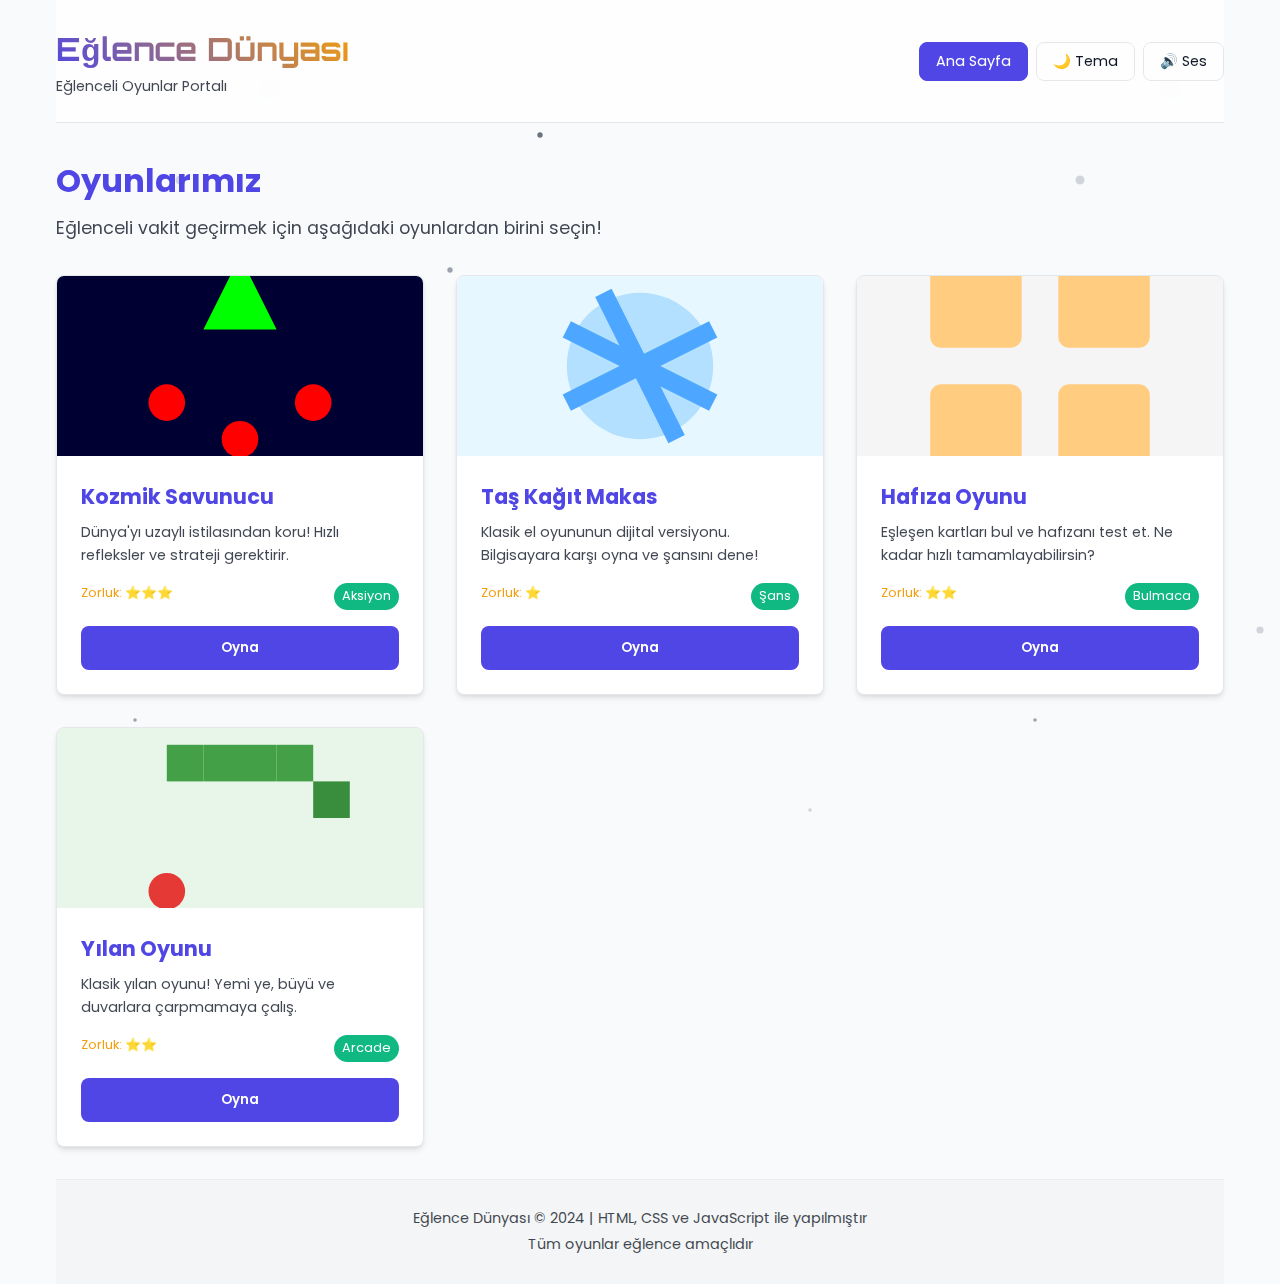
<file: index.html>
<!DOCTYPE html>
<html lang="tr">
<head>
    <meta charset="UTF-8">
    <meta name="viewport" content="width=device-width, initial-scale=1.0">
    <title>Eğlence Dünyası - Oyun Portalı</title>
    <link rel="stylesheet" href="styles.css">
    <link href="https://fonts.googleapis.com/css2?family=Poppins:wght@400;500;600;700&family=Orbitron:wght@400;700;900&display=swap" rel="stylesheet">
</head>
<body>
    <!-- Arka Plan Animasyonu -->
    <div class="background-animation">
        <div class="stars"></div>
        <div class="stars2"></div>
        <div class="stars3"></div>
    </div>

    <!-- Ana Konteyner -->
    <div class="container">
        <!-- Üst Menü -->
        <header class="main-header">
            <div class="logo">
                <h1>Eğlence Dünyası</h1>
                <p>Eğlenceli Oyunlar Portalı</p>
            </div>
            <nav class="main-nav">
                <button id="homeBtn" class="nav-btn active">Ana Sayfa</button>
                <button id="themeToggle" class="nav-btn">🌙 Tema</button>
                <button id="soundToggle" class="nav-btn">🔊 Ses</button>
            </nav>
        </header>

        <!-- Ana İçerik Alanı -->
        <main class="main-content">
            <!-- Ana Sayfa -->
            <section id="homePage" class="page active">
                <h2 class="section-title">Oyunlarımız</h2>
                <p class="section-desc">Eğlenceli vakit geçirmek için aşağıdaki oyunlardan birini seçin!</p>
                
                <div class="games-grid">
                    <!-- Kozmik Savunucu -->
                    <div class="game-card" data-game="cosmicDefender">
                        <div class="game-image">
                            <img src="data:image/svg+xml,%3Csvg xmlns='http://www.w3.org/2000/svg' viewBox='0 0 100 100'%3E%3Crect width='100' height='100' fill='%23000033'/%3E%3Cpolygon points='50,20 60,40 40,40' fill='%2300ff00'/%3E%3Ccircle cx='30' cy='60' r='5' fill='%23ff0000'/%3E%3Ccircle cx='50' cy='70' r='5' fill='%23ff0000'/%3E%3Ccircle cx='70' cy='60' r='5' fill='%23ff0000'/%3E%3C/svg%3E" alt="Kozmik Savunucu">
                        </div>
                        <div class="game-info">
                            <h3>Kozmik Savunucu</h3>
                            <p>Dünya'yı uzaylı istilasından koru! Hızlı refleksler ve strateji gerektirir.</p>
                            <div class="game-meta">
                                <span class="difficulty">Zorluk: ⭐⭐⭐</span>
                                <span class="category">Aksiyon</span>
                            </div>
                            <button class="play-btn">Oyna</button>
                        </div>
                    </div>

                    <!-- Taş Kağıt Makas -->
                    <div class="game-card" data-game="rockPaperScissors">
                        <div class="game-image">
                            <img src="data:image/svg+xml,%3Csvg xmlns='http://www.w3.org/2000/svg' viewBox='0 0 100 100'%3E%3Crect width='100' height='100' fill='%23e6f7ff'/%3E%3Ccircle cx='50' cy='50' r='20' fill='%23b3e0ff'/%3E%3Cpath d='M30,40 L70,60 M30,60 L70,40 M40,30 L60,70' stroke='%234da6ff' stroke-width='5'/%3E%3C/svg%3E" alt="Taş Kağıt Makas">
                        </div>
                        <div class="game-info">
                            <h3>Taş Kağıt Makas</h3>
                            <p>Klasik el oyununun dijital versiyonu. Bilgisayara karşı oyna ve şansını dene!</p>
                            <div class="game-meta">
                                <span class="difficulty">Zorluk: ⭐</span>
                                <span class="category">Şans</span>
                            </div>
                            <button class="play-btn">Oyna</button>
                        </div>
                    </div>

                    <!-- Hafıza Oyunu -->
                    <div class="game-card" data-game="memoryGame">
                        <div class="game-image">
                            <img src="data:image/svg+xml,%3Csvg xmlns='http://www.w3.org/2000/svg' viewBox='0 0 100 100'%3E%3Crect width='100' height='100' fill='%23f5f5f5'/%3E%3Crect x='20' y='20' width='25' height='25' rx='3' fill='%23ffcc80'/%3E%3Crect x='55' y='20' width='25' height='25' rx='3' fill='%23ffcc80'/%3E%3Crect x='20' y='55' width='25' height='25' rx='3' fill='%23ffcc80'/%3E%3Crect x='55' y='55' width='25' height='25' rx='3' fill='%23ffcc80'/%3E%3C/svg%3E" alt="Hafıza Oyunu">
                        </div>
                        <div class="game-info">
                            <h3>Hafıza Oyunu</h3>
                            <p>Eşleşen kartları bul ve hafızanı test et. Ne kadar hızlı tamamlayabilirsin?</p>
                            <div class="game-meta">
                                <span class="difficulty">Zorluk: ⭐⭐</span>
                                <span class="category">Bulmaca</span>
                            </div>
                            <button class="play-btn">Oyna</button>
                        </div>
                    </div>

                    <!-- Yılan Oyunu -->
                    <div class="game-card" data-game="snakeGame">
                        <div class="game-image">
                            <img src="data:image/svg+xml,%3Csvg xmlns='http://www.w3.org/2000/svg' viewBox='0 0 100 100'%3E%3Crect width='100' height='100' fill='%23e8f5e9'/%3E%3Crect x='30' y='30' width='10' height='10' fill='%2343a047'/%3E%3Crect x='40' y='30' width='10' height='10' fill='%2343a047'/%3E%3Crect x='50' y='30' width='10' height='10' fill='%2343a047'/%3E%3Crect x='60' y='30' width='10' height='10' fill='%2343a047'/%3E%3Crect x='70' y='40' width='10' height='10' fill='%23388e3c'/%3E%3Ccircle cx='30' cy='70' r='5' fill='%23e53935'/%3E%3C/svg%3E" alt="Yılan Oyunu">
                        </div>
                        <div class="game-info">
                            <h3>Yılan Oyunu</h3>
                            <p>Klasik yılan oyunu! Yemi ye, büyü ve duvarlara çarpmamaya çalış.</p>
                            <div class="game-meta">
                                <span class="difficulty">Zorluk: ⭐⭐</span>
                                <span class="category">Arcade</span>
                            </div>
                            <button class="play-btn">Oyna</button>
                        </div>
                    </div>
                </div>
            </section>

            <!-- Kozmik Savunucu Oyunu -->
            <section id="cosmicDefenderPage" class="page game-page">
                <div class="game-header">
                    <h2>Kozmik Savunucu</h2>
                    <button class="back-btn">← Geri Dön</button>
                </div>
                <div id="cosmicDefenderGame" class="game-container">
                    <iframe id="cosmicDefenderFrame" src="cosmic-defender.html" frameborder="0"></iframe>
                </div>
            </section>

            <!-- Taş Kağıt Makas Oyunu -->
            <section id="rockPaperScissorsPage" class="page game-page">
                <div class="game-header">
                    <h2>Taş Kağıt Makas</h2>
                    <button class="back-btn">← Geri Dön</button>
                </div>
                <div id="rockPaperScissorsGame" class="game-container">
                    <div class="rps-game">
                        <div class="score-board">
                            <div class="score">
                                <p>Sen</p>
                                <h2 id="userScore">0</h2>
                            </div>
                            <div class="score">
                                <p>Bilgisayar</p>
                                <h2 id="computerScore">0</h2>
                            </div>
                        </div>

                        <div class="result">
                            <p id="resultText">Seçimini yap!</p>
                        </div>

                        <div class="choices">
                            <div class="choice" id="rock">
                                <img src="data:image/svg+xml,%3Csvg xmlns='http://www.w3.org/2000/svg' viewBox='0 0 100 100'%3E%3Ccircle cx='50' cy='50' r='40' fill='%23a0a0a0'/%3E%3Cpath d='M30,40 Q50,20 70,40 Q80,60 50,70 Q20,60 30,40' fill='%23808080'/%3E%3C/svg%3E" alt="Taş">
                                <p>Taş</p>
                            </div>
                            <div class="choice" id="paper">
                                <img src="data:image/svg+xml,%3Csvg xmlns='http://www.w3.org/2000/svg' viewBox='0 0 100 100'%3E%3Crect x='20' y='20' width='60' height='60' fill='%23f5f5f5'/%3E%3Cpath d='M20,20 L80,20 L80,80 L20,80 Z' stroke='%23e0e0e0' stroke-width='2'/%3E%3Cpath d='M30,30 L70,30 M30,40 L70,40 M30,50 L70,50 M30,60 L70,60 M30,70 L70,70' stroke='%23bdbdbd' stroke-width='1'/%3E%3C/svg%3E" alt="Kağıt">
                                <p>Kağıt</p>
                            </div>
                            <div class="choice" id="scissors">
                                <img src="data:image/svg+xml,%3Csvg xmlns='http://www.w3.org/2000/svg' viewBox='0 0 100 100'%3E%3Ccircle cx='35' cy='35' r='15' fill='%23f5f5f5'/%3E%3Ccircle cx='65' cy='35' r='15' fill='%23f5f5f5'/%3E%3Cpath d='M35,35 L65,35 L50,70 Z' fill='%23e0e0e0'/%3E%3C/svg%3E" alt="Makas">
                                <p>Makas</p>
                            </div>
                        </div>

                        <p class="action-message">Seçimini yap!</p>
                    </div>
                </div>
            </section>

            <!-- Hafıza Oyunu -->
            <section id="memoryGamePage" class="page game-page">
                <div class="game-header">
                    <h2>Hafıza Oyunu</h2>
                    <button class="back-btn">← Geri Dön</button>
                </div>
                <div id="memoryGameContainer" class="game-container">
                    <div class="memory-game-controls">
                        <div class="memory-stats">
                            <div class="memory-stat">
                                <span>Hamleler:</span>
                                <span id="moveCount">0</span>
                            </div>
                            <div class="memory-stat">
                                <span>Eşleşmeler:</span>
                                <span id="pairCount">0/8</span>
                            </div>
                            <div class="memory-stat">
                                <span>Süre:</span>
                                <span id="timeElapsed">00:00</span>
                            </div>
                        </div>
                        <button id="restartMemoryGame" class="restart-btn">Yeniden Başlat</button>
                    </div>
                    <div class="memory-game-board">
                        <!-- Kartlar JavaScript ile eklenecek -->
                    </div>
                </div>
            </section>

            <!-- Yılan Oyunu -->
            <section id="snakeGamePage" class="page game-page">
                <div class="game-header">
                    <h2>Yılan Oyunu</h2>
                    <button class="back-btn">← Geri Dön</button>
                </div>
                <div id="snakeGameContainer" class="game-container">
                    <div class="snake-game-controls">
                        <div class="snake-stats">
                            <div class="snake-stat">
                                <span>Puan:</span>
                                <span id="snakeScore">0</span>
                            </div>
                            <div class="snake-stat">
                                <span>En Yüksek Puan:</span>
                                <span id="snakeHighScore">0</span>
                            </div>
                        </div>
                        <button id="startSnakeGame" class="start-btn">Başlat</button>
                    </div>
                    <canvas id="snakeCanvas" width="400" height="400"></canvas>
                    <div class="snake-instructions">
                        <p>Yılanı kontrol etmek için ok tuşlarını kullanın.</p>
                        <p>Mobil cihazlarda ekrana dokunarak yön değiştirebilirsiniz.</p>
                    </div>
                </div>
            </section>
        </main>

        <!-- Alt Bilgi -->
        <footer class="main-footer">
            <p>Eğlence Dünyası © 2024 | HTML, CSS ve JavaScript ile yapılmıştır</p>
            <p>Tüm oyunlar eğlence amaçlıdır</p>
        </footer>
    </div>

    <!-- JavaScript -->
    <script src="main.js"></script>
    <script src="rock-paper-scissors.js"></script>
    <script src="memory-game.js"></script>
    <script src="snake-game.js"></script>
</body>
</html>
</file>
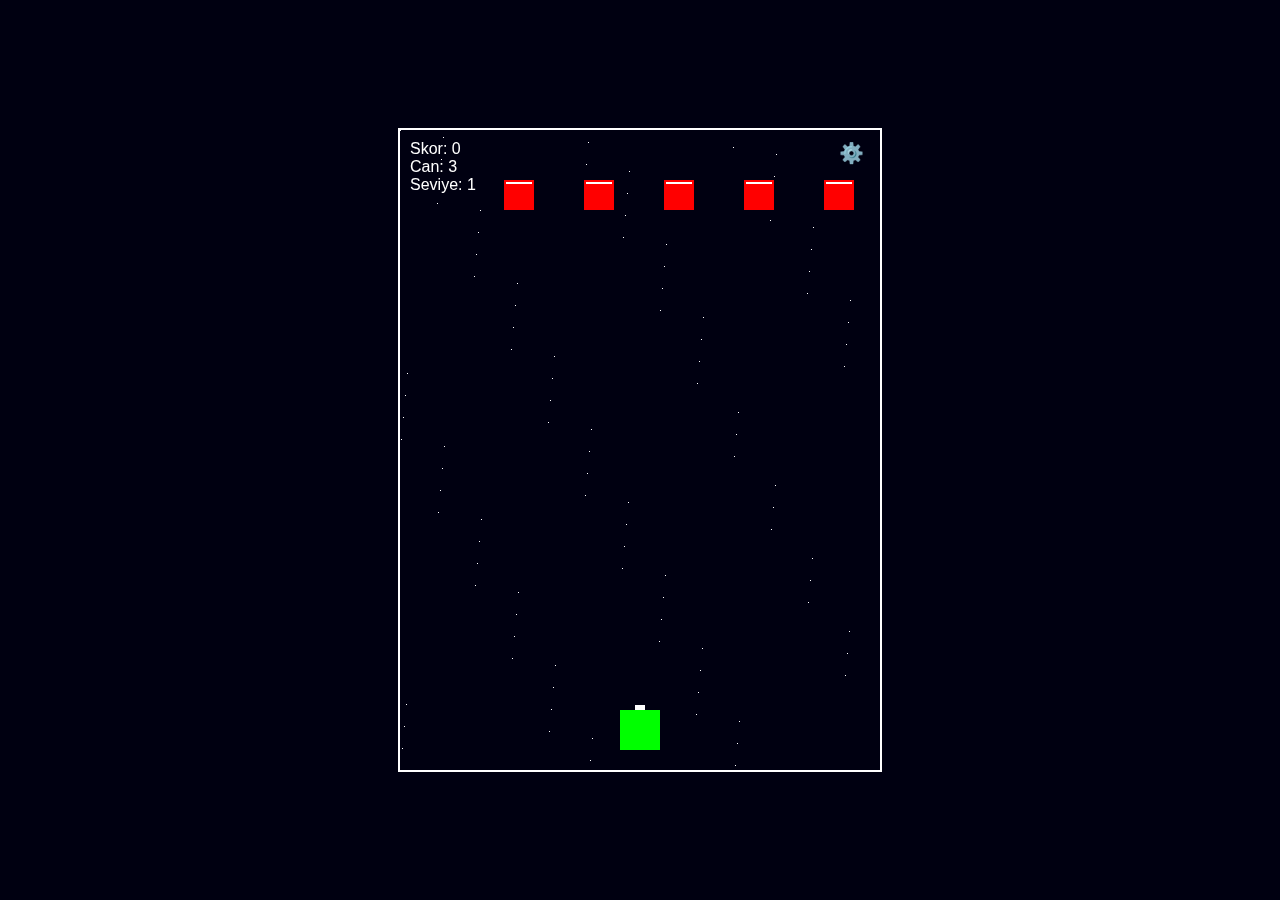
<file: cosmic-defender.html>
<!DOCTYPE html>
<html lang="tr">
<head>
    <meta charset="UTF-8">
    <meta name="viewport" content="width=device-width, initial-scale=1.0">
    <title>Kozmik Savunucu</title>
    <style>
        body {
            font-family: 'Arial', sans-serif;
            margin: 0;
            overflow: hidden;
            background-color: #000011;
            color: #ffffff;
            display: flex;
            justify-content: center;
            align-items: center;
            height: 100vh;
        }

        #gameContainer {
            position: relative;
            width: 480px;
            height: 640px;
            border: 2px solid #ffffff;
            overflow: hidden;
        }

        #gameCanvas {
            background-color: #000011;
            position: absolute;
            top: 0;
            left: 0;
            width: 100%;
            height: 100%;
        }

        #ui {
            position: absolute;
            top: 10px;
            left: 10px;
            font-size: 16px;
        }

        #pauseScreen {
            position: absolute;
            top: 0;
            left: 0;
            width: 100%;
            height: 100%;
            background-color: rgba(0, 0, 0, 0.5);
            display: none;
            justify-content: center;
            align-items: center;
            font-size: 24px;
            color: #ffffff;
            cursor: pointer;
        }

        #gameOverScreen {
            position: absolute;
            top: 0;
            left: 0;
            width: 100%;
            height: 100%;
            background-color: rgba(0, 0, 0, 0.8);
            display: none;
            flex-direction: column;
            justify-content: center;
            align-items: center;
            color: #ffffff;
            font-size: 24px;
        }

        #gameOverScreen button {
            margin-top: 20px;
            padding: 10px 20px;
            font-size: 18px;
            background-color: #4CAF50;
            color: white;
            border: none;
            cursor: pointer;
        }

        #settingsButton {
            position: absolute;
            top: 10px;
            right: 10px;
            background-color: transparent;
            color: #ffffff;
            border: none;
            font-size: 20px;
            cursor: pointer;
        }

        #settingsMenu {
            position: absolute;
            top: 0;
            left: 0;
            width: 100%;
            height: 100%;
            background-color: rgba(0, 0, 0, 0.8);
            display: none;
            flex-direction: column;
            justify-content: center;
            align-items: center;
            color: #ffffff;
            font-size: 20px;
        }

        #settingsMenu button {
            margin: 10px;
            padding: 10px 20px;
            font-size: 18px;
            background-color: #555;
            color: white;
            border: none;
            cursor: pointer;
        }

        #soundToggle {
            margin-top: 20px;
        }
    </style>
</head>
<body>
    <div id="gameContainer">
        <canvas id="gameCanvas"></canvas>
        <div id="ui">
            Skor: <span id="score">0</span><br>
            Can: <span id="lives">3</span><br>
            Seviye: <span id="level">1</span>
        </div>
        <div id="pauseScreen">
            Oyun Duraklatıldı - Devam Etmek İçin Tıkla
        </div>
        <div id="gameOverScreen">
            Oyun Bitti!<br>
            Skorunuz: <span id="finalScore">0</span><br>
            Yüksek Skor: <span id="highScoreDisplay">0</span>
            <button onclick="window.kozmikSavunucu.restartGame()">Yeniden Başlat</button>
        </div>
        <button id="settingsButton">⚙️</button>
        <div id="settingsMenu">
            <h2>Ayarlar</h2>
            <button id="themeToggle">Temayı Değiştir</button>
            <label id="soundToggle">
                Sesi Açık
                <input type="checkbox" id="soundEnabled">
            </label>
            <button id="closeSettings">Kapat</button>
        </div>
    </div>
<script>
    class KozmikSavunucu {
        constructor() {
            this.canvas = document.getElementById('gameCanvas');
            this.ctx = this.canvas.getContext('2d');
            this.canvas.width = 480;
            this.canvas.height = 640;

            this.score = 0;
            this.level = 1;
            this.lives = 3;
            this.highScore = this.loadHighScore();

            this.player = {
                x: this.canvas.width / 2 - 20,
                y: this.canvas.height - 60,
                width: 40,
                height: 40,
                speed: 5,
                color: '#00ff00'
            };

            this.bullets = [];
            this.enemies = [];
            this.particles = [];
            this.keys = {};
            this.lastShot = Date.now();
            this.animationId = null;
            this.gameState = 'playing'; // 'playing', 'paused', 'gameOver'

            // UI öğeleri
            this.scoreDisplay = document.getElementById('score');
            this.livesDisplay = document.getElementById('lives');
            this.levelDisplay = document.getElementById('level');
            this.pauseScreen = document.getElementById('pauseScreen');
            this.gameOverScreen = document.getElementById('gameOverScreen');
            this.finalScoreDisplay = document.getElementById('finalScore');
            this.highScoreDisplay = document.getElementById('highScoreDisplay');
	    this.settingsMenu = document.getElementById('settingsMenu');
            this.settingsButton = document.getElementById('settingsButton');
            this.themeToggle = document.getElementById('themeToggle');
            this.soundToggle = document.getElementById('soundToggle');
            this.soundEnabledCheckbox = document.getElementById('soundEnabled');
            this.closeSettingsButton = document.getElementById('closeSettings');

            // Tema ayarları
            this.theme = localStorage.getItem('kozmikSavuncuTema') || 'dark';
            this.setTheme(this.theme);

            // Ses ayarları
            this.soundEnabled = localStorage.getItem('kozmikSavuncuSes') === 'true' || false;
            this.soundEnabledCheckbox.checked = this.soundEnabled;

            // Olay dinleyicileri
            document.addEventListener('keydown', this.handleKeyDown.bind(this));
            document.addEventListener('keyup', this.handleKeyUp.bind(this));
            this.pauseScreen.addEventListener('click', this.togglePause.bind(this));
            this.settingsButton.addEventListener('click', this.openSettings.bind(this));
            this.themeToggle.addEventListener('click', this.toggleTheme.bind(this));
            this.soundEnabledCheckbox.addEventListener('change', this.toggleSound.bind(this));
            this.closeSettingsButton.addEventListener('click', this.closeSettings.bind(this));

            // Oyun döngüsünü başlat
            this.spawnEnemyWave();
            this.gameLoop();
            this.updateUI();
        }

        /**
         * Olay İşleyicileri
         */
        handleKeyDown(event) {
            this.keys[event.code] = true;
        }

        handleKeyUp(event) {
            this.keys[event.code] = false;
        }

        /**
         * Oyun Duraklatma ve Devam Ettirme
         */
        togglePause() {
            if (this.gameState === 'playing') {
                this.gameState = 'paused';
                this.pauseScreen.style.display = 'flex';
                cancelAnimationFrame(this.animationId);
                this.animationId = null;
            } else if (this.gameState === 'paused') {
                this.gameState = 'playing';
                this.pauseScreen.style.display = 'none';
                this.gameLoop();
            }
        }

	/**
         * Ayarlar Menüsü
         */
        openSettings() {
            this.cancelAnimationFrame();
            this.gameState = 'paused';
            this.settingsMenu.style.display = 'flex';
        }

        closeSettings() {
            this.settingsMenu.style.display = 'none';
            if (this.gameState === 'paused') {
                this.gameState = 'playing';
                this.gameLoop();
            }
        }

        toggleTheme() {
            this.theme = this.theme === 'dark' ? 'light' : 'dark';
            this.setTheme(this.theme);
            localStorage.setItem('kozmikSavuncuTema', this.theme);
        }

        setTheme(theme) {
            document.body.style.backgroundColor = theme === 'dark' ? '#000011' : '#f0f8ff';
            document.body.style.color = theme === 'dark' ? '#ffffff' : '#000000';
            this.player.color = theme === 'dark' ? '#00ff00' : '#006400';
        }

        toggleSound() {
            this.soundEnabled = this.soundEnabledCheckbox.checked;
            localStorage.setItem('kozmikSavuncuSes', this.soundEnabled);
        }

        /**
         * Oyun Bitti
         */
        endGame() {
            this.gameState = 'gameOver';
            this.finalScoreDisplay.innerText = this.score;
            this.highScoreDisplay.innerText = this.highScore;
            this.gameOverScreen.style.display = 'flex';
            this.cancelAnimationFrame();
            this.animationId = null;
        }

        /**
         * Oyunu Yeniden Başlat
         */
        restartGame() {
            this.gameOverScreen.style.display = 'none';
            this.score = 0;
            this.level = 1;
            this.lives = 3;
            this.player.x = this.canvas.width / 2 - 20;
            this.bullets = [];
            this.enemies = [];
            this.particles = [];
            this.gameState = 'playing';
            this.spawnEnemyWave();
            this.updateUI();
            this.gameLoop();
        }

        /**
         * UI Güncelleme
         */
        updateUI() {
            this.scoreDisplay.innerText = this.score;
            this.livesDisplay.innerText = this.lives;
            this.levelDisplay.innerText = this.level;
        }

        /**
         * Düşman Oluşturma
         */
        spawnEnemyWave() {
            this.enemies = [];
            const enemyCount = 5 * this.level;
            for (let i = 0; i < enemyCount; i++) {
                const x = (i % 5) * 80 + 20;
                const y = Math.floor(i / 5) * 50 + 50;
                this.enemies.push({
                    x: x,
                    y: y,
                    width: 30,
                    height: 30,
                    speed: 2,
                    color: '#ff0000',
                    points: 100,
                    active: true
                });
            }
        }

        /**
         * Patlama Efekti
         * @param {number} x
         * @param {number} y
         * @param {string} color
         */
        createExplosion(x, y, color) {
            for (let i = 0; i < 8; i++) {
                this.particles.push({
                    x: x,
                    y: y,
                    vx: (Math.random() - 0.5) * 10,
                    vy: (Math.random() - 0.5) * 10,
                    life: 30,
                    maxLife: 30,
                    color: color
                });
            }
        }

        checkCollision(obj1, obj2) {
            return obj1.x < obj2.x + obj2.width &&
                obj1.x + obj1.width > obj2.x &&
                obj1.y < obj2.y + obj2.height &&
                obj1.y + obj1.height > obj2.y;
        }

        /**
         * Oyun Döngüsü
         */
        gameLoop() {
            if (this.gameState !== 'playing') return;

            this.update();
            this.render();

            this.animationId = requestAnimationFrame(() => this.gameLoop());
        }

        update() {
            const currentTime = Date.now();

            // Oyuncu girişini işle
            if (this.keys['ArrowLeft'] && this.player.x > 0) {
                this.player.x -= this.player.speed;
            }
            if (this.keys['ArrowRight'] && this.player.x < this.canvas.width - this.player.width) {
                this.player.x += this.player.speed;
            }
            if (this.keys['Space'] && currentTime - this.lastShot > 200) {
                this.bullets.push({
                    x: this.player.x + this.player.width / 2 - 2,
                    y: this.player.y,
                    width: 4,
                    height: 10,
                    speed: 8,
                    color: this.theme === 'dark' ? '#00ffff' : '#0066cc',
                    active: true
                });
                this.lastShot = currentTime;
                this.playSound(800, 0.1, 'square');
            }

            // Mermileri güncelle
            this.bullets = this.bullets.filter(bullet => {
                bullet.y -= bullet.speed;
                return bullet.y > -bullet.height && bullet.active;
            });

            // Düşmanları güncelle
            this.updateEnemies();

            // Parçacıkları güncelle
            this.particles = this.particles.filter(particle => {
                particle.x += particle.vx;
                particle.y += particle.vy;
                particle.life--;
                return particle.life > 0;
            });

            // Çarpışmaları kontrol et
            this.checkCollisions();

            // Seviye tamamlanma kontrolü
            const activeEnemies = this.enemies.filter(enemy => enemy.active);
            if (activeEnemies.length === 0) {
                this.level++;
                const bonusPoints = this.level * 100;
                this.score += bonusPoints;
                this.playSound(1000, 0.5, 'sine');
                this.spawnEnemyWave();
                this.updateUI();
            }

            // Oyun bitti kontrolü
            if (this.lives <= 0) {
                this.endGame();
            }
        }

        updateEnemies() {
            let moveDown = false;
            const activeEnemies = this.enemies.filter(enemy => enemy.active);

            if (activeEnemies.length > 0) {
                const leftMost = Math.min(...activeEnemies.map(e => e.x));
                const rightMost = Math.max(...activeEnemies.map(e => e.x + e.width));

                if (leftMost <= 0 || rightMost >= this.canvas.width) {
                    moveDown = true;
                }
            }

            this.enemies.forEach(enemy => {
                if (!enemy.active) return;

                if (moveDown) {
                    enemy.y += 20;
                    enemy.speed *= -1;
                } else {
                    enemy.x += enemy.speed;
                }

                // Düşmanın alta ulaşıp ulaşmadığını kontrol et
                if (enemy.y + enemy.height >= this.player.y) {
                    enemy.active = false;
                    this.lives--;
                    this.playSound(200, 0.5, 'triangle');
                    this.createExplosion(enemy.x + enemy.width / 2, enemy.y + enemy.height / 2, enemy.color);
                    this.updateUI();
                }
            });
        }

        checkCollisions() {
            // Mermi-düşman çarpışmaları
            this.bullets.forEach(bullet => {
                this.enemies.forEach(enemy => {
                    if (bullet.active && enemy.active && this.checkCollision(bullet, enemy)) {
                        bullet.active = false;
                        enemy.active = false;
                        this.score += enemy.points;
                        this.playSound(600, 0.2, 'sine');
                        this.createExplosion(enemy.x + enemy.width / 2, enemy.y + enemy.height / 2, enemy.color);
                        this.updateUI();
                    }
                });
            });
        }

        render() {
            // Canvas'ı temizle
            this.ctx.fillStyle = this.theme === 'dark' ? '#000011' : '#f0f8ff';
            this.ctx.fillRect(0, 0, this.canvas.width, this.canvas.height);

            // Yıldız arka planını çiz
            this.drawStars();

            // Oyuncuyu çiz
            this.drawPlayer();

            // Mermileri çiz
            this.bullets.forEach(bullet => {
                if (bullet.active) {
                    this.ctx.fillStyle = bullet.color;
                    this.ctx.fillRect(bullet.x, bullet.y, bullet.width, bullet.height);
                }
            });

            // Düşmanları çiz
            this.enemies.forEach(enemy => {
                if (enemy.active) {
                    this.ctx.fillStyle = enemy.color;
                    this.ctx.fillRect(enemy.x, enemy.y, enemy.width, enemy.height);

                    // Düşman detaylarını çiz
                    this.ctx.fillStyle = this.theme === 'dark' ? '#ffffff' : '#000000';
                    this.ctx.fillRect(enemy.x + 2, enemy.y + 2, enemy.width - 4, 2);
                }
            });

            // Parçacıkları çiz
            this.particles.forEach(particle => {
                const alpha = particle.life / particle.maxLife;
                this.ctx.fillStyle = particle.color + Math.floor(alpha * 255).toString(16).padStart(2, '0');
                this.ctx.fillRect(particle.x, particle.y, 2, 2);
            });
        }

        drawStars() {
            this.ctx.fillStyle = this.theme === 'dark' ? '#ffffff' : '#cccccc';
            for (let i = 0; i < 100; i++) {
                const x = (i * 37) % this.canvas.width;
                const y = (i * 73) % this.canvas.height;
                this.ctx.fillRect(x, y, 1, 1);
            }
        }

        drawPlayer() {
            // Oyuncu gemisini çiz
            this.ctx.fillStyle = this.player.color;
            this.ctx.fillRect(this.player.x, this.player.y, this.player.width, this.player.height);

            // Kokpiti çiz
            this.ctx.fillStyle = this.theme === 'dark' ? '#ffffff' : '#000000';
            this.ctx.fillRect(this.player.x + 15, this.player.y - 5, 10, 5);
        }

        /**
         * Ses Sistemi
         */
        playSound(frequency, duration, type = 'sine') {
            if (!this.soundEnabled) return;

            try {
                const audioContext = new (window.AudioContext || window.webkitAudioContext)();
                const oscillator = audioContext.createOscillator();
                const gainNode = audioContext.createGain();

                oscillator.connect(gainNode);
                gainNode.connect(audioContext.destination);

                oscillator.frequency.setValueAtTime(frequency, audioContext.currentTime);
                oscillator.type = type;

                gainNode.gain.setValueAtTime(0.1, audioContext.currentTime);
                gainNode.gain.exponentialRampToValueAtTime(0.01, audioContext.currentTime + duration);

                oscillator.start(audioContext.currentTime);
                oscillator.stop(audioContext.currentTime + duration);
            } catch (error) {
                console.warn('Ses desteklenmiyor:', error);
            }
        }

        /**
         * Veri Kalıcılığı
         */
        saveHighScore() {
            try {
                localStorage.setItem('kozmikSavuncuYuksekPuan', this.highScore.toString());
            } catch (error) {
                console.warn('Yüksek puan kaydedilemedi:', error);
            }
        }

        loadHighScore() {
            try {
                const saved = localStorage.getItem('kozmikSavuncuYuksekPuan');
                return saved ? parseInt(saved, 10) : 0;
            } catch (error) {
                console.warn('Yüksek puan yüklenemedi:', error);
                return 0;
            }
        }

        /**
         * Temizlik
         */
        cancelAnimationFrame() {
            if (this.animationId) {
                cancelAnimationFrame(this.animationId);
                this.animationId = null;
            }
        }

        destroy() {
            this.cancelAnimationFrame();
            // Gerekirse olay dinleyicilerini kaldır
            document.removeEventListener('keydown', this.handleKeyDown);
            document.removeEventListener('keyup', this.handleKeyUp);
        }
    }

    // DOM yüklendiğinde oyunu başlat
    document.addEventListener('DOMContentLoaded', () => {
        const game = new KozmikSavunucu();
        
        // Hata ayıklama için oyunu global olarak erişilebilir yap
        window.kozmikSavunucu = game;
        
        // Sayfa görünürlük değişikliğini işle - oyunu duraklat
        document.addEventListener('visibilitychange', () => {
            if (document.hidden && game.gameState === 'playing') {
                game.togglePause();
            }
        });
    });

    // Sayfa kapanışını işle
    window.addEventListener('beforeunload', () => {
        if (window.kozmikSavunucu) {
            window.kozmikSavunucu.destroy();
        }
    });
</script>
</body>
</html>
</file>
<file: styles.css>
/* Temel Stiller ve Sıfırlama */
* {
    margin: 0;
    padding: 0;
    box-sizing: border-box;
}

:root {
    --primary: #4f46e5;
    --primary-hover: #4338ca;
    --secondary: #10b981;
    --secondary-hover: #059669;
    --accent: #f59e0b;
    --accent-hover: #d97706;
    --background: #f9fafb;
    --foreground: #111827;
    --card-bg: #ffffff;
    --card-border: #e5e7eb;
    --header-bg: rgba(255, 255, 255, 0.8);
    --footer-bg: #f3f4f6;
    --shadow: 0 4px 6px -1px rgba(0, 0, 0, 0.1), 0 2px 4px -1px rgba(0, 0, 0, 0.06);
    --shadow-lg: 0 10px 15px -3px rgba(0, 0, 0, 0.1), 0 4px 6px -2px rgba(0, 0, 0, 0.05);
    --radius: 0.5rem;
    --transition: all 0.3s ease;
}

.dark-theme {
    --primary: #6366f1;
    --primary-hover: #4f46e5;
    --secondary: #10b981;
    --secondary-hover: #059669;
    --accent: #f59e0b;
    --accent-hover: #d97706;
    --background: #111827;
    --foreground: #f9fafb;
    --card-bg: #1f2937;
    --card-border: #374151;
    --header-bg: rgba(31, 41, 55, 0.8);
    --footer-bg: #1f2937;
    --shadow: 0 4px 6px -1px rgba(0, 0, 0, 0.3), 0 2px 4px -1px rgba(0, 0, 0, 0.2);
    --shadow-lg: 0 10px 15px -3px rgba(0, 0, 0, 0.3), 0 4px 6px -2px rgba(0, 0, 0, 0.2);
}

body {
    font-family: 'Poppins', sans-serif;
    background-color: var(--background);
    color: var(--foreground);
    line-height: 1.6;
    min-height: 100vh;
    transition: var(--transition);
    overflow-x: hidden;
}

/* Arka Plan Animasyonu */
.background-animation {
    position: fixed;
    top: 0;
    left: 0;
    width: 100%;
    height: 100%;
    z-index: -1;
    pointer-events: none;
}

.stars, .stars2, .stars3 {
    position: absolute;
    top: 0;
    left: 0;
    width: 100%;
    height: 100%;
}

.stars {
    background: transparent url('data:image/svg+xml,<svg xmlns="http://www.w3.org/2000/svg" viewBox="0 0 100 100"><circle cx="20" cy="20" r="0.5" fill="%23d1d5db"/><circle cx="80" cy="40" r="0.3" fill="%23d1d5db"/><circle cx="40" cy="70" r="0.4" fill="%23d1d5db"/><circle cx="90" cy="90" r="0.2" fill="%23d1d5db"/><circle cx="10" cy="50" r="0.3" fill="%23d1d5db"/></svg>') repeat;
    animation: moveStars 50s linear infinite;
}

.stars2 {
    background: transparent url('data:image/svg+xml,<svg xmlns="http://www.w3.org/2000/svg" viewBox="0 0 100 100"><circle cx="30" cy="10" r="0.4" fill="%239ca3af"/><circle cx="70" cy="60" r="0.2" fill="%239ca3af"/><circle cx="50" cy="30" r="0.3" fill="%239ca3af"/><circle cx="15" cy="80" r="0.2" fill="%239ca3af"/></svg>') repeat;
    animation: moveStars 100s linear infinite;
}

.stars3 {
    background: transparent url('data:image/svg+xml,<svg xmlns="http://www.w3.org/2000/svg" viewBox="0 0 100 100"><circle cx="60" cy="15" r="0.3" fill="%236b7280"/><circle cx="25" cy="45" r="0.2" fill="%236b7280"/><circle cx="85" cy="75" r="0.4" fill="%236b7280"/></svg>') repeat;
    animation: moveStars 75s linear infinite;
}

@keyframes moveStars {
    from { transform: translateY(0px); }
    to { transform: translateY(-100vh); }
}

.dark-theme .stars {
    background: transparent url('data:image/svg+xml,<svg xmlns="http://www.w3.org/2000/svg" viewBox="0 0 100 100"><circle cx="20" cy="20" r="0.5" fill="white"/><circle cx="80" cy="40" r="0.3" fill="white"/><circle cx="40" cy="70" r="0.4" fill="white"/><circle cx="90" cy="90" r="0.2" fill="white"/><circle cx="10" cy="50" r="0.3" fill="white"/></svg>') repeat;
}

.dark-theme .stars2 {
    background: transparent url('data:image/svg+xml,<svg xmlns="http://www.w3.org/2000/svg" viewBox="0 0 100 100"><circle cx="30" cy="10" r="0.4" fill="cyan"/><circle cx="70" cy="60" r="0.2" fill="cyan"/><circle cx="50" cy="30" r="0.3" fill="cyan"/><circle cx="15" cy="80" r="0.2" fill="cyan"/></svg>') repeat;
}

.dark-theme .stars3 {
    background: transparent url('data:image/svg+xml,<svg xmlns="http://www.w3.org/2000/svg" viewBox="0 0 100 100"><circle cx="60" cy="15" r="0.3" fill="yellow"/><circle cx="25" cy="45" r="0.2" fill="yellow"/><circle cx="85" cy="75" r="0.4" fill="yellow"/></svg>') repeat;
}

/* Ana Konteyner */
.container {
    max-width: 1200px;
    margin: 0 auto;
    padding: 0 1rem;
    min-height: 100vh;
    display: flex;
    flex-direction: column;
}

/* Başlık */
.main-header {
    padding: 1.5rem 0;
    display: flex;
    justify-content: space-between;
    align-items: center;
    flex-wrap: wrap;
    gap: 1rem;
    background-color: var(--header-bg);
    backdrop-filter: blur(10px);
    border-bottom: 1px solid var(--card-border);
    position: sticky;
    top: 0;
    z-index: 100;
}

.logo h1 {
    font-family: 'Orbitron', sans-serif;
    font-size: 2rem;
    font-weight: 700;
    background: linear-gradient(45deg, var(--primary), var(--accent));
    -webkit-background-clip: text;
    -webkit-text-fill-color: transparent;
    background-clip: text;
}

.logo p {
    font-size: 0.9rem;
    opacity: 0.8;
}

.main-nav {
    display: flex;
    gap: 0.5rem;
}

.nav-btn {
    background-color: transparent;
    border: 1px solid var(--card-border);
    color: var(--foreground);
    padding: 0.5rem 1rem;
    border-radius: var(--radius);
    cursor: pointer;
    font-family: inherit;
    font-size: 0.9rem;
    transition: var(--transition);
}

.nav-btn:hover {
    background-color: var(--card-border);
}

.nav-btn.active {
    background-color: var(--primary);
    color: white;
    border-color: var(--primary);
}

/* Ana İçerik */
.main-content {
    flex: 1;
    padding: 2rem 0;
}

.section-title {
    font-size: 2rem;
    margin-bottom: 0.5rem;
    color: var(--primary);
}

.section-desc {
    font-size: 1.1rem;
    margin-bottom: 2rem;
    opacity: 0.8;
}

/* Sayfa Yönetimi */
.page {
    display: none;
}

.page.active {
    display: block;
}

/* Oyun Kartları Grid */
.games-grid {
    display: grid;
    grid-template-columns: repeat(auto-fill, minmax(300px, 1fr));
    gap: 2rem;
}

.game-card {
    background-color: var(--card-bg);
    border: 1px solid var(--card-border);
    border-radius: var(--radius);
    overflow: hidden;
    transition: var(--transition);
    box-shadow: var(--shadow);
}

.game-card:hover {
    transform: translateY(-5px);
    box-shadow: var(--shadow-lg);
}

.game-image {
    height: 180px;
    overflow: hidden;
}

.game-image img {
    width: 100%;
    height: 100%;
    object-fit: cover;
    transition: var(--transition);
}

.game-card:hover .game-image img {
    transform: scale(1.05);
}

.game-info {
    padding: 1.5rem;
}

.game-info h3 {
    font-size: 1.3rem;
    margin-bottom: 0.5rem;
    color: var(--primary);
}

.game-info p {
    font-size: 0.9rem;
    margin-bottom: 1rem;
    opacity: 0.8;
}

.game-meta {
    display: flex;
    justify-content: space-between;
    margin-bottom: 1rem;
    font-size: 0.8rem;
}

.difficulty {
    color: var(--accent);
}

.category {
    background-color: var(--secondary);
    color: white;
    padding: 0.2rem 0.5rem;
    border-radius: 1rem;
}

.play-btn {
    background-color: var(--primary);
    color: white;
    border: none;
    padding: 0.75rem 1.5rem;
    border-radius: var(--radius);
    font-family: inherit;
    font-weight: 600;
    cursor: pointer;
    width: 100%;
    transition: var(--transition);
}

.play-btn:hover {
    background-color: var(--primary-hover);
}

/* Oyun Sayfası */
.game-page {
    min-height: 70vh;
}

.game-header {
    display: flex;
    justify-content: space-between;
    align-items: center;
    margin-bottom: 1.5rem;
}

.game-header h2 {
    font-size: 1.8rem;
    color: var(--primary);
}

.back-btn {
    background-color: var(--card-bg);
    border: 1px solid var(--card-border);
    color: var(--foreground);
    padding: 0.5rem 1rem;
    border-radius: var(--radius);
    cursor: pointer;
    font-family: inherit;
    transition: var(--transition);
}

.back-btn:hover {
    background-color: var(--card-border);
}

.game-container {
    background-color: var(--card-bg);
    border: 1px solid var(--card-border);
    border-radius: var(--radius);
    padding: 1.5rem;
    box-shadow: var(--shadow);
    min-height: 400px;
}

/* Kozmik Savunucu iframe */
#cosmicDefenderFrame {
    width: 100%;
    height: 600px;
    border: none;
    border-radius: var(--radius);
}

/* Taş Kağıt Makas Oyunu */
.rps-game {
    max-width: 600px;
    margin: 0 auto;
    text-align: center;
}

.score-board {
    display: flex;
    justify-content: space-around;
    margin-bottom: 2rem;
}

.score {
    padding: 1rem;
    background-color: var(--background);
    border-radius: var(--radius);
    min-width: 120px;
}

.score p {
    font-size: 0.9rem;
    margin-bottom: 0.5rem;
}

.score h2 {
    font-size: 2rem;
    color: var(--primary);
}

.result {
    margin-bottom: 2rem;
    font-size: 1.5rem;
    font-weight: 600;
    min-height: 2em;
}

.choices {
    display: flex;
    justify-content: center;
    gap: 2rem;
    margin-bottom: 2rem;
}

.choice {
    background-color: var(--background);
    border-radius: 50%;
    padding: 1.5rem;
    cursor: pointer;
    transition: var(--transition);
}

.choice:hover {
    background-color: var(--card-border);
    transform: scale(1.1);
}

.choice img {
    width: 80px;
    height: 80px;
}

.choice p {
    margin-top: 0.5rem;
    font-weight: 600;
}

.action-message {
    font-size: 1.2rem;
    font-weight: 600;
    color: var(--accent);
}

/* Hafıza Oyunu */
.memory-game-controls {
    display: flex;
    justify-content: space-between;
    align-items: center;
    margin-bottom: 1.5rem;
}

.memory-stats {
    display: flex;
    gap: 1.5rem;
}

.memory-stat {
    background-color: var(--background);
    padding: 0.5rem 1rem;
    border-radius: var(--radius);
    font-size: 0.9rem;
}

.restart-btn {
    background-color: var(--secondary);
    color: white;
    border: none;
    padding: 0.5rem 1rem;
    border-radius: var(--radius);
    cursor: pointer;
    font-family: inherit;
    transition: var(--transition);
}

.restart-btn:hover {
    background-color: var(--secondary-hover);
}

.memory-game-board {
    display: grid;
    grid-template-columns: repeat(4, 1fr);
    gap: 1rem;
    max-width: 600px;
    margin: 0 auto;
}

.memory-card {
    aspect-ratio: 1;
    background-color: var(--primary);
    border-radius: var(--radius);
    cursor: pointer;
    display: flex;
    align-items: center;
    justify-content: center;
    font-size: 2rem;
    color: white;
    transform-style: preserve-3d;
    transition: transform 0.5s;
}

.memory-card.flipped {
    transform: rotateY(180deg);
}

.memory-card.matched {
    background-color: var(--secondary);
    cursor: default;
}

.memory-card-front,
.memory-card-back {
    position: absolute;
    width: 100%;
    height: 100%;
    backface-visibility: hidden;
    display: flex;
    align-items: center;
    justify-content: center;
    border-radius: var(--radius);
}

.memory-card-front {
    background-color: var(--primary);
}

.memory-card-back {
    background-color: var(--card-bg);
    transform: rotateY(180deg);
}

/* Yılan Oyunu */
.snake-game-controls {
    display: flex;
    justify-content: space-between;
    align-items: center;
    margin-bottom: 1.5rem;
}

.snake-stats {
    display: flex;
    gap: 1.5rem;
}

.snake-stat {
    background-color: var(--background);
    padding: 0.5rem 1rem;
    border-radius: var(--radius);
    font-size: 0.9rem;
}

.start-btn {
    background-color: var(--secondary);
    color: white;
    border: none;
    padding: 0.5rem 1rem;
    border-radius: var(--radius);
    cursor: pointer;
    font-family: inherit;
    transition: var(--transition);
}

.start-btn:hover {
    background-color: var(--secondary-hover);
}

#snakeCanvas {
    display: block;
    margin: 0 auto;
    background-color: var(--background);
    border: 1px solid var(--card-border);
    border-radius: var(--radius);
    max-width: 100%;
}

.snake-instructions {
    text-align: center;
    margin-top: 1rem;
    font-size: 0.9rem;
    opacity: 0.8;
}

/* Alt Bilgi */
.main-footer {
    padding: 1.5rem 0;
    text-align: center;
    background-color: var(--footer-bg);
    border-top: 1px solid var(--card-border);
    font-size: 0.9rem;
    opacity: 0.8;
    margin-top: auto;
}

.main-footer p {
    margin: 0.2rem 0;
}

/* Duyarlı Tasarım */
@media (max-width: 768px) {
    .main-header {
        flex-direction: column;
        text-align: center;
    }
    
    .games-grid {
        grid-template-columns: 1fr;
    }
    
    .choices {
        flex-direction: column;
        align-items: center;
    }
    
    .memory-game-board {
        grid-template-columns: repeat(3, 1fr);
    }
    
    .memory-game-controls,
    .snake-game-controls {
        flex-direction: column;
        gap: 1rem;
    }
}

@media (max-width: 480px) {
    .section-title {
        font-size: 1.5rem;
    }
    
    .memory-game-board {
        grid-template-columns: repeat(2, 1fr);
    }
    
    .memory-stats,
    .snake-stats {
        flex-direction: column;
        gap: 0.5rem;
    }
}

/* Erişilebilirlik */
@media (prefers-reduced-motion: reduce) {
    .stars, .stars2, .stars3 {
        animation: none;
    }
    
    .game-card:hover {
        transform: none;
    }
    
    .game-card:hover .game-image img {
        transform: none;
    }
    
    .choice:hover {
        transform: none;
    }
    
    .memory-card {
        transition: none;
    }
}

/* Odak Stilleri */
button:focus-visible,
.choice:focus-visible,
.memory-card:focus-visible {
    outline: 2px solid var(--primary);
    outline-offset: 2px;
}
</file>
